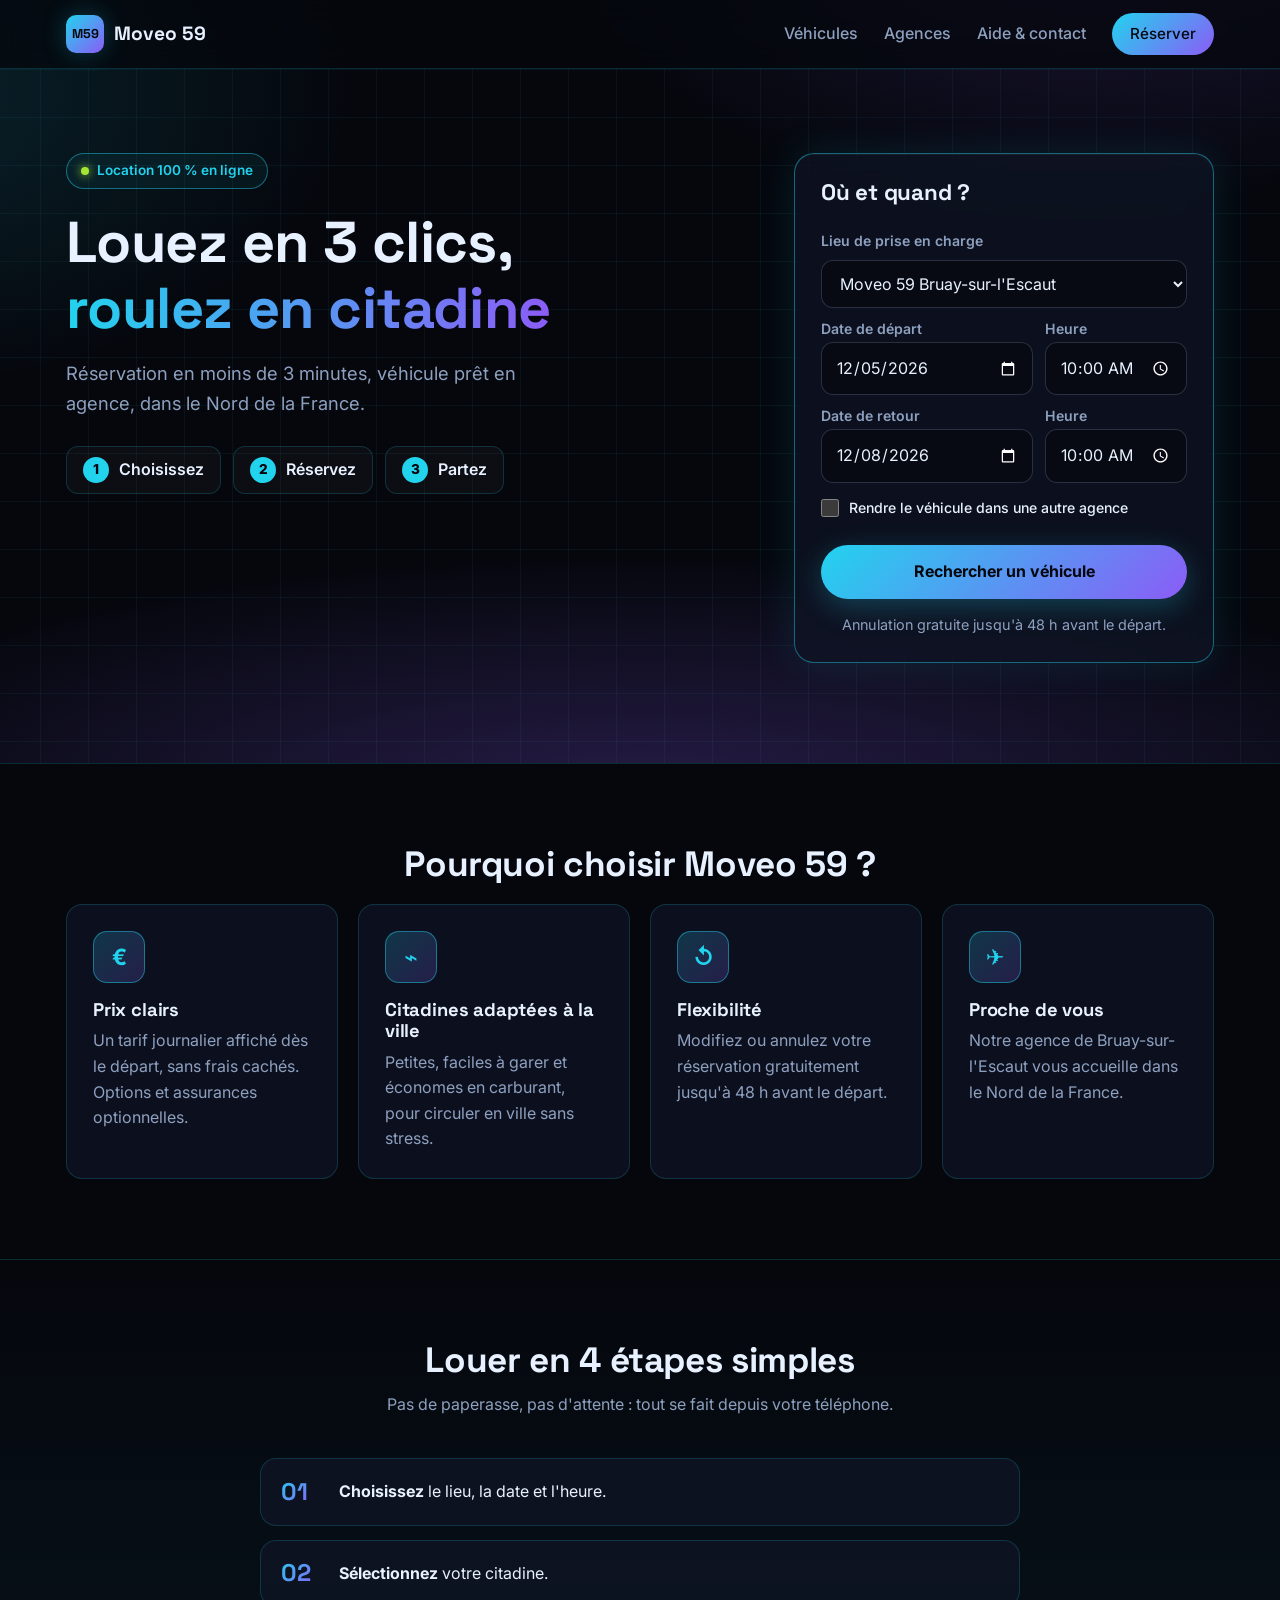
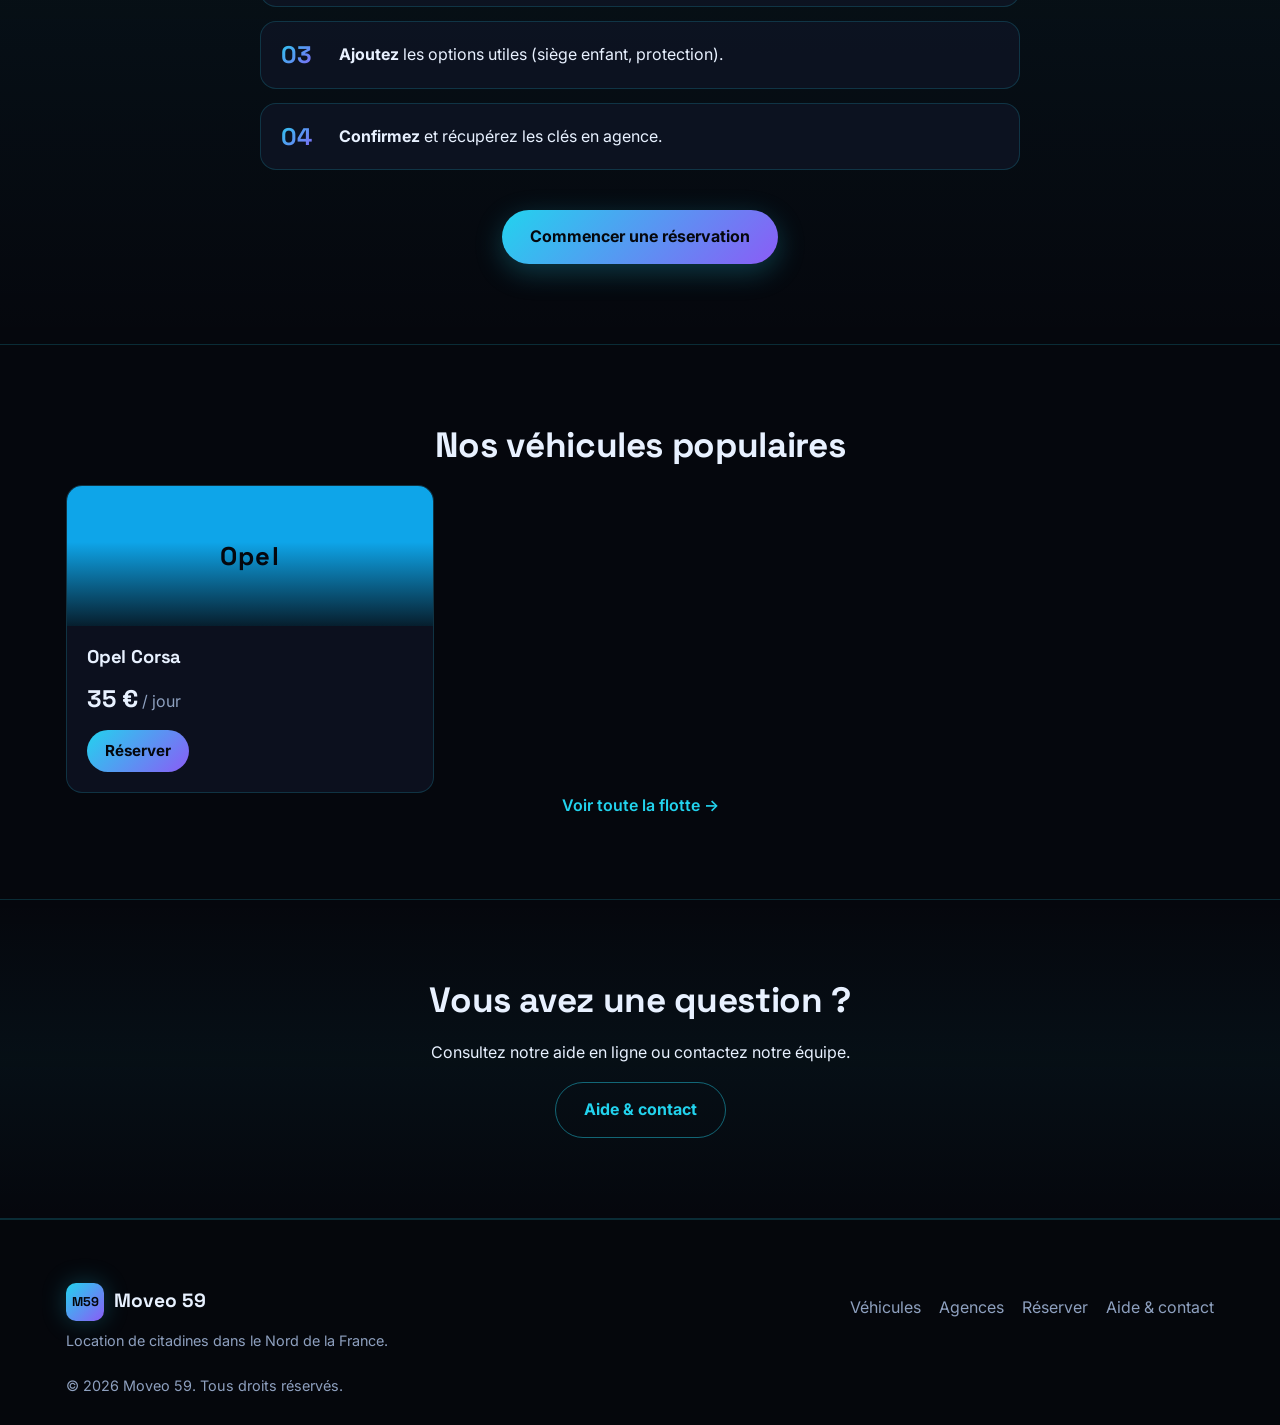
<file: index.html>
<!doctype html>
<html lang="fr">
<head>
  <meta charset="utf-8">
  <meta name="viewport" content="width=device-width, initial-scale=1">
  <meta name="description" content="Moveo 59 : location de véhicules citadins dans le Nord de la France. Réservez en quelques clics, récupérez votre voiture en agence ou à l'aéroport.">
  <title>Moveo 59 — Location de citadines dans le Nord de la France</title>
  <link rel="preconnect" href="https://fonts.googleapis.com">
  <link rel="preconnect" href="https://fonts.gstatic.com" crossorigin>
  <link href="https://fonts.googleapis.com/css2?family=Inter:wght@400;500;600;700&family=Space+Grotesk:wght@500;700&display=swap" rel="stylesheet">
  <link rel="stylesheet" href="css/style.css">
</head>
<body>
  <header class="site-header">
    <div class="container header-inner">
      <a href="index.html" class="logo"><span class="logo-mark">M59</span> Moveo 59</a>
      <button class="menu-toggle" aria-label="Ouvrir le menu" aria-expanded="false" aria-controls="menu">
        <span></span><span></span><span></span>
      </button>
      <nav id="menu" class="main-nav">
        <a href="vehicules.html">Véhicules</a>
        <a href="agences.html">Agences</a>
        <a href="contact.html">Aide &amp; contact</a>
        <a href="reservation.html" class="btn btn-small nav-cta">Réserver</a>
      </nav>
    </div>
  </header>

  <main>
    <section class="hero">
      <div class="container hero-grid">
        <div class="hero-texte">
          <span class="badge">Location 100 % en ligne</span>
          <h1>Louez en 3 clics,<br><span class="accent">roulez en citadine</span></h1>
          <p class="lead">Réservation en moins de 3 minutes, véhicule prêt en agence, dans le Nord de la France.</p>
          <ul class="etapes-rapides">
            <li><span>1</span> Choisissez</li>
            <li><span>2</span> Réservez</li>
            <li><span>3</span> Partez</li>
          </ul>
        </div>

        <form id="form-recherche" class="recherche" aria-label="Rechercher un véhicule">
          <h2>Où et quand ?</h2>

          <label for="retrait">Lieu de prise en charge</label>
          <select id="retrait" name="retrait" required></select>

          <div class="ligne-2">
            <div>
              <label for="date-debut">Date de départ</label>
              <input id="date-debut" type="date" required>
            </div>
            <div>
              <label for="heure-debut">Heure</label>
              <input id="heure-debut" type="time" value="10:00" required>
            </div>
          </div>

          <div class="ligne-2">
            <div>
              <label for="date-fin">Date de retour</label>
              <input id="date-fin" type="date" required>
            </div>
            <div>
              <label for="heure-fin">Heure</label>
              <input id="heure-fin" type="time" value="10:00" required>
            </div>
          </div>

          <label class="checkbox">
            <input id="autre-retour" type="checkbox">
            Rendre le véhicule dans une autre agence
          </label>

          <div id="bloc-retour" hidden>
            <label for="restitution">Lieu de retour</label>
            <select id="restitution" name="restitution"></select>
          </div>

          <button type="submit" class="btn btn-block">Rechercher un véhicule</button>
          <p class="petit">Annulation gratuite jusqu'à 48 h avant le départ.</p>
        </form>
      </div>
    </section>

    <section class="section">
      <div class="container">
        <h2 class="centre">Pourquoi choisir Moveo 59&nbsp;?</h2>
        <div class="atouts">
          <div class="atout">
            <div class="icone" aria-hidden="true">€</div>
            <h3>Prix clairs</h3>
            <p>Un tarif journalier affiché dès le départ, sans frais cachés. Options et assurances optionnelles.</p>
          </div>
          <div class="atout">
            <div class="icone" aria-hidden="true">⌁</div>
            <h3>Citadines adaptées à la ville</h3>
            <p>Petites, faciles à garer et économes en carburant, pour circuler en ville sans stress.</p>
          </div>
          <div class="atout">
            <div class="icone" aria-hidden="true">↺</div>
            <h3>Flexibilité</h3>
            <p>Modifiez ou annulez votre réservation gratuitement jusqu'à 48 h avant le départ.</p>
          </div>
          <div class="atout">
            <div class="icone" aria-hidden="true">✈</div>
            <h3>Proche de vous</h3>
            <p>Notre agence de Bruay-sur-l'Escaut vous accueille dans le Nord de la France.</p>
          </div>
        </div>
      </div>
    </section>

    <section class="section alt">
      <div class="container">
        <h2 class="centre">Louer en 4 étapes simples</h2>
        <p class="sous-titre">Pas de paperasse, pas d'attente : tout se fait depuis votre téléphone.</p>
        <ol class="etapes-liste">
          <li><strong>Choisissez</strong> le lieu, la date et l'heure.</li>
          <li><strong>Sélectionnez</strong> votre citadine.</li>
          <li><strong>Ajoutez</strong> les options utiles (siège enfant, protection).</li>
          <li><strong>Confirmez</strong> et récupérez les clés en agence.</li>
        </ol>
        <div class="centre">
          <a href="reservation.html" class="btn">Commencer une réservation</a>
        </div>
      </div>
    </section>

    <section class="section">
      <div class="container">
        <h2 class="centre">Nos véhicules populaires</h2>
        <div id="populaires" class="grille-vehicules"></div>
        <div class="centre">
          <a href="vehicules.html" class="btn-lien">Voir toute la flotte →</a>
        </div>
      </div>
    </section>

    <section class="section alt">
      <div class="container centre">
        <h2>Vous avez une question ?</h2>
        <p>Consultez notre aide en ligne ou contactez notre équipe.</p>
        <a href="contact.html" class="btn btn-secondaire">Aide &amp; contact</a>
      </div>
    </section>
  </main>

  <footer class="site-footer">
    <div class="container footer-grid">
      <div>
        <p class="logo"><span class="logo-mark">M59</span> Moveo 59</p>
        <p class="petit">Location de citadines dans le Nord de la France.</p>
      </div>
      <nav class="footer-nav" aria-label="Pied de page">
        <a href="vehicules.html">Véhicules</a>
        <a href="agences.html">Agences</a>
        <a href="reservation.html">Réserver</a>
        <a href="contact.html">Aide &amp; contact</a>
      </nav>
      <p class="petit">&copy; <span id="annee"></span> Moveo 59. Tous droits réservés.</p>
    </div>
  </footer>

  <script src="js/data.js"></script>
  <script src="js/app.js"></script>
  <script>
    // Affiche quelques véhicules populaires sur l'accueil
    (function () {
      var c = document.getElementById("populaires");
      if (!c || typeof VEHICULES === "undefined") return;
      VEHICULES.slice(0, 3).forEach(function (v) {
        var a = document.createElement("article");
        a.className = "vehicule-card";
        a.innerHTML = '<div class="vehicule-visuel" style="background:' + v.couleur + '"><span>' + v.marque + '</span></div>' +
          '<div class="vehicule-corps"><h3>' + v.marque + ' ' + v.modele + '</h3>' +
          '<div class="vehicule-prix"><strong>' + v.prixJour.toLocaleString("fr-FR") + ' €</strong> / jour</div>' +
          '<a class="btn btn-small" href="reservation.html?vehicule=' + v.id + '">Réserver</a></div>';
        c.appendChild(a);
      });
    })();
  </script>
</body>
</html>
</file>
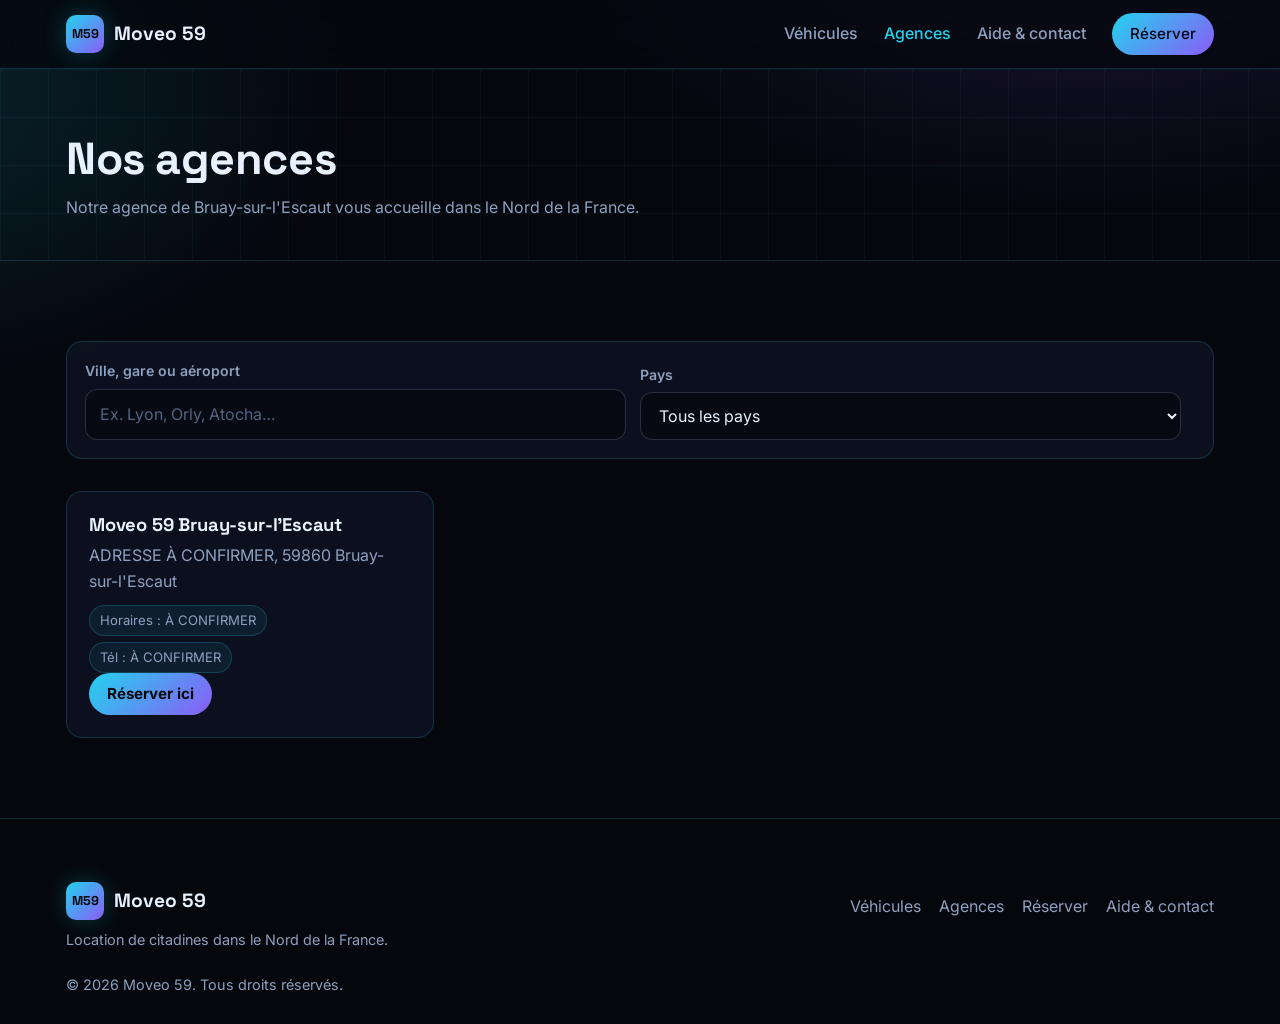
<file: agences.html>
<!doctype html>
<html lang="fr">
<head>
  <meta charset="utf-8">
  <meta name="viewport" content="width=device-width, initial-scale=1">
  <meta name="description" content="Notre agence Moveo 59 se trouve à Bruay-sur-l'Escaut (Nord).">
  <title>Nos agences — Moveo 59</title>
  <link rel="preconnect" href="https://fonts.googleapis.com">
  <link rel="preconnect" href="https://fonts.gstatic.com" crossorigin>
  <link href="https://fonts.googleapis.com/css2?family=Inter:wght@400;500;600;700&family=Space+Grotesk:wght@500;700&display=swap" rel="stylesheet">
  <link rel="stylesheet" href="css/style.css">
</head>
<body>
  <header class="site-header">
    <div class="container header-inner">
      <a href="index.html" class="logo"><span class="logo-mark">M59</span> Moveo 59</a>
      <button class="menu-toggle" aria-label="Ouvrir le menu" aria-expanded="false" aria-controls="menu">
        <span></span><span></span><span></span>
      </button>
      <nav id="menu" class="main-nav">
        <a href="vehicules.html">Véhicules</a>
        <a href="agences.html">Agences</a>
        <a href="contact.html">Aide &amp; contact</a>
        <a href="reservation.html" class="btn btn-small nav-cta">Réserver</a>
      </nav>
    </div>
  </header>

  <main>
    <section class="page-titre">
      <div class="container">
        <h1>Nos agences</h1>
        <p class="lead">Notre agence de Bruay-sur-l'Escaut vous accueille dans le Nord de la France.</p>
      </div>
    </section>

    <section class="section">
      <div class="container">
        <div class="filtres" role="group" aria-label="Rechercher une agence">
          <div class="champ-large">
            <label for="recherche-agence">Ville, gare ou aéroport</label>
            <input id="recherche-agence" type="search" placeholder="Ex. Lyon, Orly, Atocha…">
          </div>
          <div>
            <label for="filtre-pays">Pays</label>
            <select id="filtre-pays">
              <option value="tous">Tous les pays</option>
            </select>
          </div>
        </div>

        <div id="liste-agences" class="grille-agences"></div>
      </div>
    </section>
  </main>

  <footer class="site-footer">
    <div class="container footer-grid">
      <div>
        <p class="logo"><span class="logo-mark">M59</span> Moveo 59</p>
        <p class="petit">Location de citadines dans le Nord de la France.</p>
      </div>
      <nav class="footer-nav" aria-label="Pied de page">
        <a href="vehicules.html">Véhicules</a>
        <a href="agences.html">Agences</a>
        <a href="reservation.html">Réserver</a>
        <a href="contact.html">Aide &amp; contact</a>
      </nav>
      <p class="petit">&copy; <span id="annee"></span> Moveo 59. Tous droits réservés.</p>
    </div>
  </footer>

  <script src="js/data.js"></script>
  <script src="js/app.js"></script>
</body>
</html>
</file>
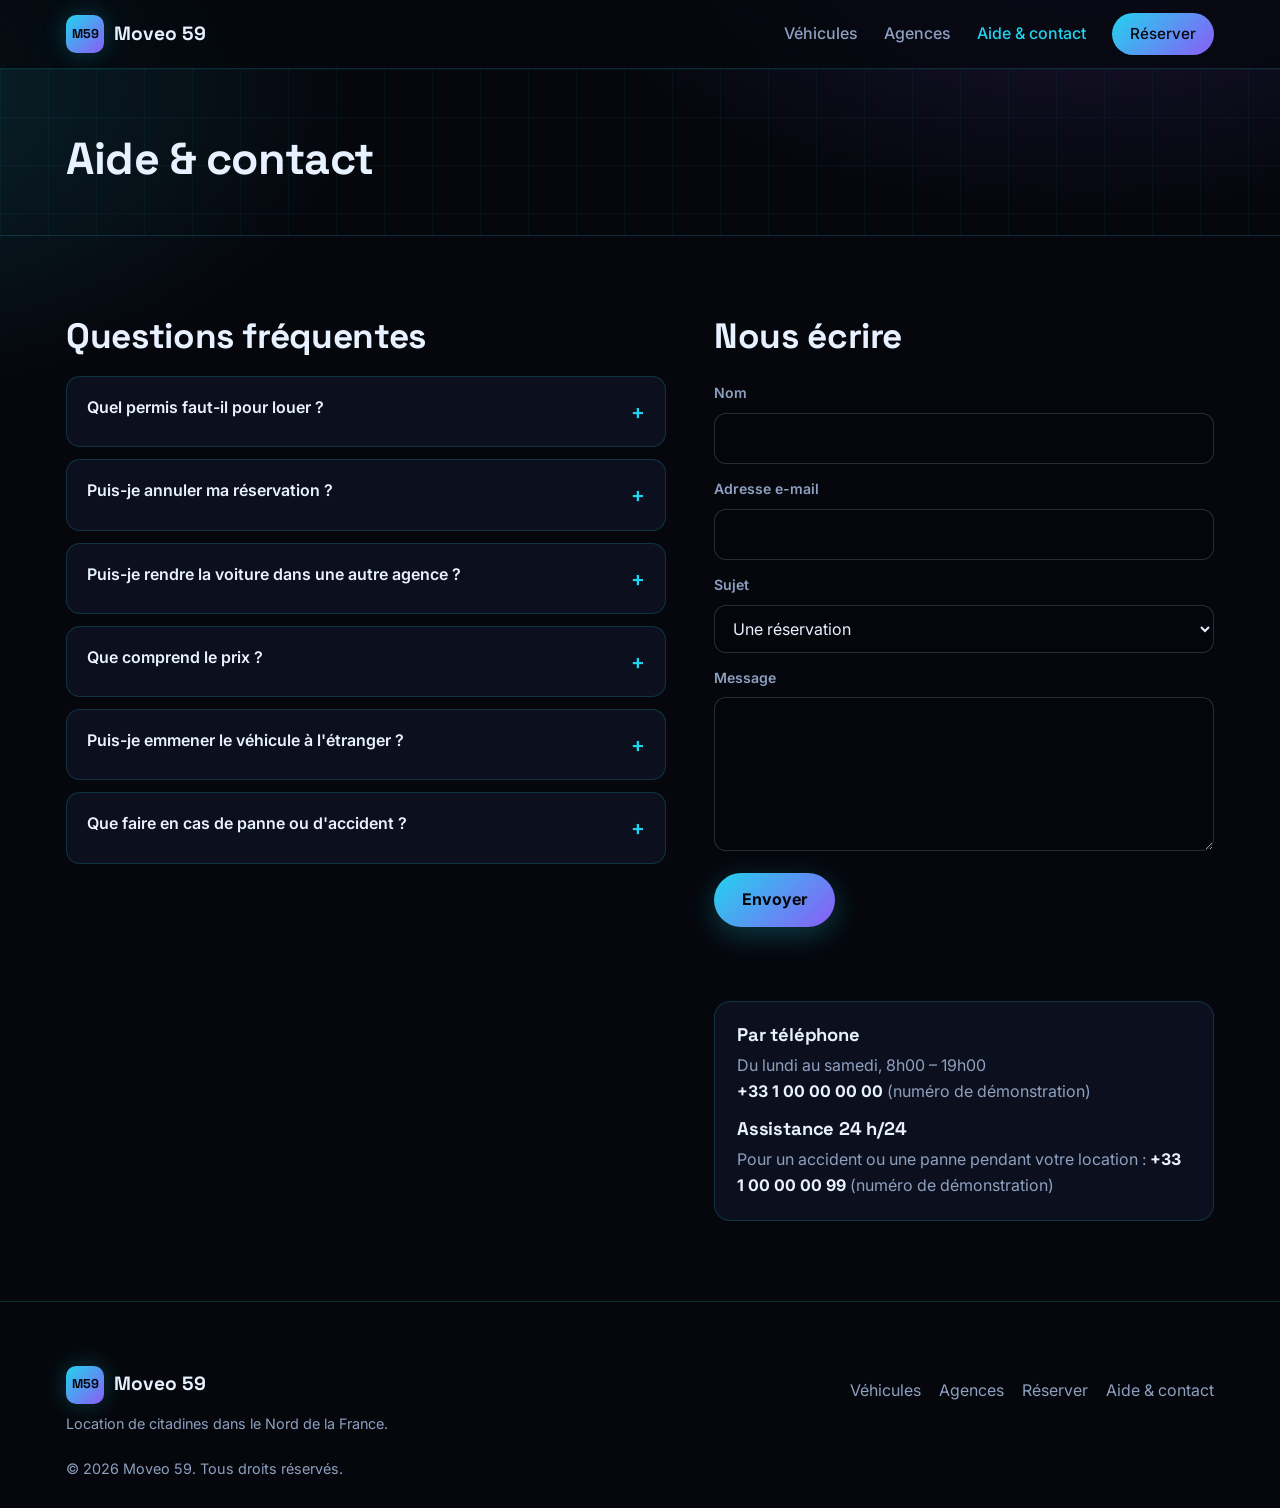
<file: contact.html>
<!doctype html>
<html lang="fr">
<head>
  <meta charset="utf-8">
  <meta name="viewport" content="width=device-width, initial-scale=1">
  <meta name="description" content="Questions fréquentes et contact Moveo 59 : réservation, annulation, permis, assurance.">
  <title>Aide &amp; contact — Moveo 59</title>
  <link rel="preconnect" href="https://fonts.googleapis.com">
  <link rel="preconnect" href="https://fonts.gstatic.com" crossorigin>
  <link href="https://fonts.googleapis.com/css2?family=Inter:wght@400;500;600;700&family=Space+Grotesk:wght@500;700&display=swap" rel="stylesheet">
  <link rel="stylesheet" href="css/style.css">
</head>
<body>
  <header class="site-header">
    <div class="container header-inner">
      <a href="index.html" class="logo"><span class="logo-mark">M59</span> Moveo 59</a>
      <button class="menu-toggle" aria-label="Ouvrir le menu" aria-expanded="false" aria-controls="menu">
        <span></span><span></span><span></span>
      </button>
      <nav id="menu" class="main-nav">
        <a href="vehicules.html">Véhicules</a>
        <a href="agences.html">Agences</a>
        <a href="contact.html">Aide &amp; contact</a>
        <a href="reservation.html" class="btn btn-small nav-cta">Réserver</a>
      </nav>
    </div>
  </header>

  <main>
    <section class="page-titre">
      <div class="container">
        <h1>Aide &amp; contact</h1>
      </div>
    </section>

    <section class="section">
      <div class="container deux-colonnes">
        <div>
          <h2>Questions fréquentes</h2>

          <div class="faq">
            <div class="faq-item">
              <button class="faq-question" aria-expanded="false">Quel permis faut-il pour louer ?</button>
              <div class="faq-reponse" hidden>
                <p>Un permis de conduire valide depuis au moins 3 ans, et au minimum 21 ans. Le permis doit être au nom du conducteur principal.</p>
              </div>
            </div>
            <div class="faq-item">
              <button class="faq-question" aria-expanded="false">Puis-je annuler ma réservation ?</button>
              <div class="faq-reponse" hidden>
                <p>Oui, l'annulation est gratuite jusqu'à 48 h avant le départ. Au-delà, des frais peuvent s'appliquer.</p>
              </div>
            </div>
            <div class="faq-item">
              <button class="faq-question" aria-expanded="false">Puis-je rendre la voiture dans une autre agence ?</button>
              <div class="faq-reponse" hidden>
                <p>Pour le moment, nous disposons d'une seule agence : le véhicule se rend à Bruay-sur-l'Escaut.</p>
              </div>
            </div>
            <div class="faq-item">
              <button class="faq-question" aria-expanded="false">Que comprend le prix ?</button>
              <div class="faq-reponse" hidden>
                <p>Le kilométrage illimité, l'assurance responsabilité civile et les taxes locales. La protection étendue et les sièges enfants sont optionnels.</p>
              </div>
            </div>
            <div class="faq-item">
              <button class="faq-question" aria-expanded="false">Puis-je emmener le véhicule à l'étranger ?</button>
              <div class="faq-reponse" hidden>
                <p>Oui, nos véhicules peuvent circuler dans la zone couverte par notre agence. Signalez simplement votre itinéraire lors de la réservation.</p>
              </div>
            </div>
            <div class="faq-item">
              <button class="faq-question" aria-expanded="false">Que faire en cas de panne ou d'accident ?</button>
              <div class="faq-reponse" hidden>
                <p>Contactez immédiatement notre assistance 24 h/24 au numéro indiqué sur votre contrat, puis remplissez le constat amiable si nécessaire.</p>
              </div>
            </div>
          </div>
        </div>

        <div>
          <h2>Nous écrire</h2>
          <form id="form-contact" class="formulaire-client">
            <label for="contact-nom">Nom</label>
            <input id="contact-nom" type="text" required autocomplete="name">

            <label for="contact-email">Adresse e-mail</label>
            <input id="contact-email" type="email" required autocomplete="email">

            <label for="contact-sujet">Sujet</label>
            <select id="contact-sujet">
              <option>Une réservation</option>
              <option>Une modification ou annulation</option>
              <option>Une question sur un véhicule</option>
              <option>Autre demande</option>
            </select>

            <label for="contact-message">Message</label>
            <textarea id="contact-message" rows="5" required></textarea>

            <button type="submit" class="btn">Envoyer</button>
            <p id="statut-contact" class="statut" role="status" aria-live="polite"></p>
          </form>

          <div class="coordonnees">
            <h3>Par téléphone</h3>
            <p>Du lundi au samedi, 8h00 – 19h00<br>
            <strong>+33 1 00 00 00 00</strong> (numéro de démonstration)</p>
            <h3>Assistance 24 h/24</h3>
            <p>Pour un accident ou une panne pendant votre location : <strong>+33 1 00 00 00 99</strong> (numéro de démonstration)</p>
          </div>
        </div>
      </div>
    </section>
  </main>

  <footer class="site-footer">
    <div class="container footer-grid">
      <div>
        <p class="logo"><span class="logo-mark">M59</span> Moveo 59</p>
        <p class="petit">Location de citadines dans le Nord de la France.</p>
      </div>
      <nav class="footer-nav" aria-label="Pied de page">
        <a href="vehicules.html">Véhicules</a>
        <a href="agences.html">Agences</a>
        <a href="reservation.html">Réserver</a>
        <a href="contact.html">Aide &amp; contact</a>
      </nav>
      <p class="petit">&copy; <span id="annee"></span> Moveo 59. Tous droits réservés.</p>
    </div>
  </footer>

  <script src="js/data.js"></script>
  <script src="js/app.js"></script>
</body>
</html>
</file>
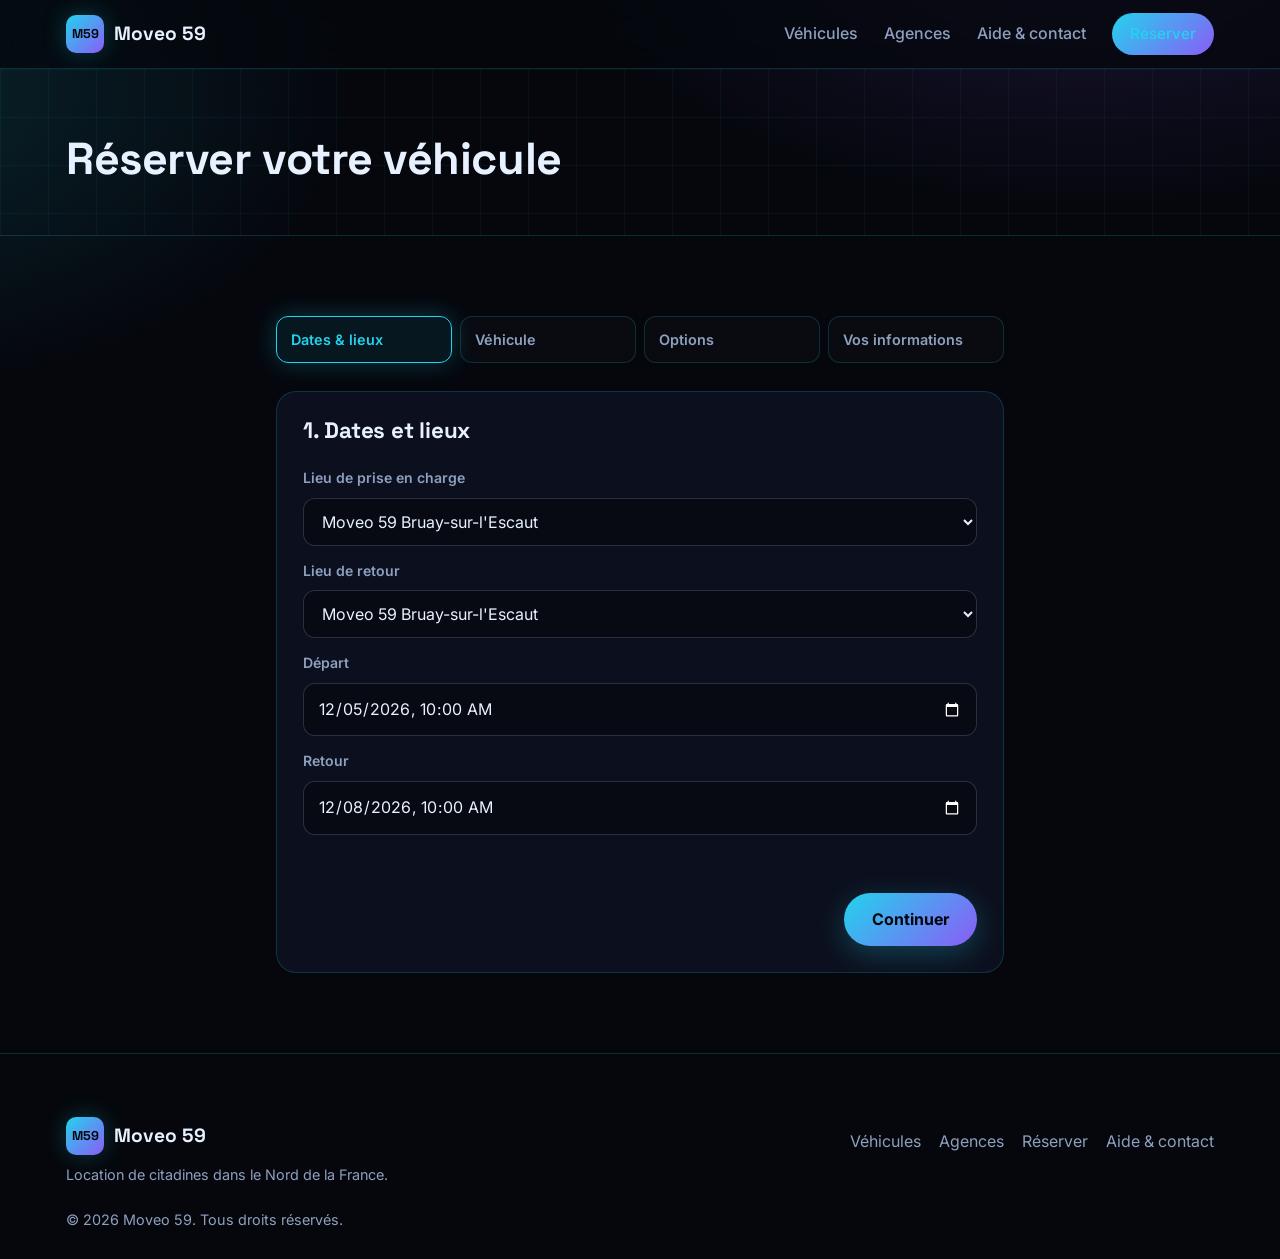
<file: reservation.html>
<!doctype html>
<html lang="fr">
<head>
  <meta charset="utf-8">
  <meta name="viewport" content="width=device-width, initial-scale=1">
  <meta name="description" content="Réservez votre citadine Moveo 59 en quelques étapes.">
  <title>Réserver — Moveo 59</title>
  <link rel="preconnect" href="https://fonts.googleapis.com">
  <link rel="preconnect" href="https://fonts.gstatic.com" crossorigin>
  <link href="https://fonts.googleapis.com/css2?family=Inter:wght@400;500;600;700&family=Space+Grotesk:wght@500;700&display=swap" rel="stylesheet">
  <link rel="stylesheet" href="css/style.css">
</head>
<body>
  <header class="site-header">
    <div class="container header-inner">
      <a href="index.html" class="logo"><span class="logo-mark">M59</span> Moveo 59</a>
      <button class="menu-toggle" aria-label="Ouvrir le menu" aria-expanded="false" aria-controls="menu">
        <span></span><span></span><span></span>
      </button>
      <nav id="menu" class="main-nav">
        <a href="vehicules.html">Véhicules</a>
        <a href="agences.html">Agences</a>
        <a href="contact.html">Aide &amp; contact</a>
        <a href="reservation.html" class="btn btn-small nav-cta">Réserver</a>
      </nav>
    </div>
  </header>

  <main>
    <section class="page-titre">
      <div class="container">
        <h1>Réserver votre véhicule</h1>
      </div>
    </section>

    <section class="section">
      <div class="container narrow">
        <ol class="progression" aria-label="Étapes de réservation">
          <li class="actif">Dates &amp; lieux</li>
          <li>Véhicule</li>
          <li>Options</li>
          <li>Vos informations</li>
        </ol>

        <div class="etapes-wrap">
          <!-- Étape 1 : dates et lieux -->
          <div class="etape" data-etape="1">
            <h2 class="titre-etape">1. Dates et lieux</h2>
            <label for="res-retrait">Lieu de prise en charge</label>
            <select id="res-retrait"></select>

            <label for="res-restitution">Lieu de retour</label>
            <select id="res-restitution"></select>

            <label for="res-debut">Départ</label>
            <input id="res-debut" type="datetime-local" required>

            <label for="res-fin">Retour</label>
            <input id="res-fin" type="datetime-local" required>

            <p class="erreur" id="erreur-etape1" role="alert"></p>
            <div class="actions">
              <span></span>
              <button type="button" class="btn" id="btn-etape1">Continuer</button>
            </div>
          </div>

          <!-- Étape 2 : véhicule -->
          <div class="etape" data-etape="2" hidden>
            <h2 class="titre-etape">2. Choisissez votre véhicule</h2>
            <div id="res-vehicules" class="choix-liste"></div>
            <p class="erreur" id="erreur-etape2" role="alert"></p>
            <div class="actions">
              <button type="button" class="btn btn-secondaire btn-retour" data-vers="1">Retour</button>
              <button type="button" class="btn" id="btn-etape2">Continuer</button>
            </div>
          </div>

          <!-- Étape 3 : options -->
          <div class="etape" data-etape="3" hidden>
            <h2 class="titre-etape">3. Options (facultatives)</h2>
            <div id="res-options" class="choix-liste"></div>
            <div class="actions">
              <button type="button" class="btn btn-secondaire btn-retour" data-vers="2">Retour</button>
              <button type="button" class="btn" id="btn-etape3">Continuer</button>
            </div>
          </div>

          <!-- Étape 4 : informations et récapitulatif -->
          <div class="etape" data-etape="4" hidden>
            <h2 class="titre-etape">4. Vos informations</h2>
            <div id="res-recap" class="recap"></div>

            <form id="form-client" class="formulaire-client">
              <label for="client-nom">Nom complet</label>
              <input id="client-nom" type="text" required autocomplete="name">

              <label for="client-email">Adresse e-mail</label>
              <input id="client-email" type="email" required autocomplete="email">

              <label class="checkbox">
                <input type="checkbox" required>
                J'accepte les conditions de location.
              </label>

              <div class="actions">
                <button type="button" class="btn btn-secondaire btn-retour" data-vers="3">Retour</button>
                <button type="submit" class="btn">Confirmer la réservation</button>
              </div>
            </form>
          </div>
        </div>

        <div id="res-confirmation" class="confirmation" hidden></div>
      </div>
    </section>
  </main>

  <footer class="site-footer">
    <div class="container footer-grid">
      <div>
        <p class="logo"><span class="logo-mark">M59</span> Moveo 59</p>
        <p class="petit">Location de citadines dans le Nord de la France.</p>
      </div>
      <nav class="footer-nav" aria-label="Pied de page">
        <a href="vehicules.html">Véhicules</a>
        <a href="agences.html">Agences</a>
        <a href="reservation.html">Réserver</a>
        <a href="contact.html">Aide &amp; contact</a>
      </nav>
      <p class="petit">&copy; <span id="annee"></span> Moveo 59. Tous droits réservés.</p>
    </div>
  </footer>

  <script src="js/data.js"></script>
  <script src="js/app.js"></script>
</body>
</html>
</file>
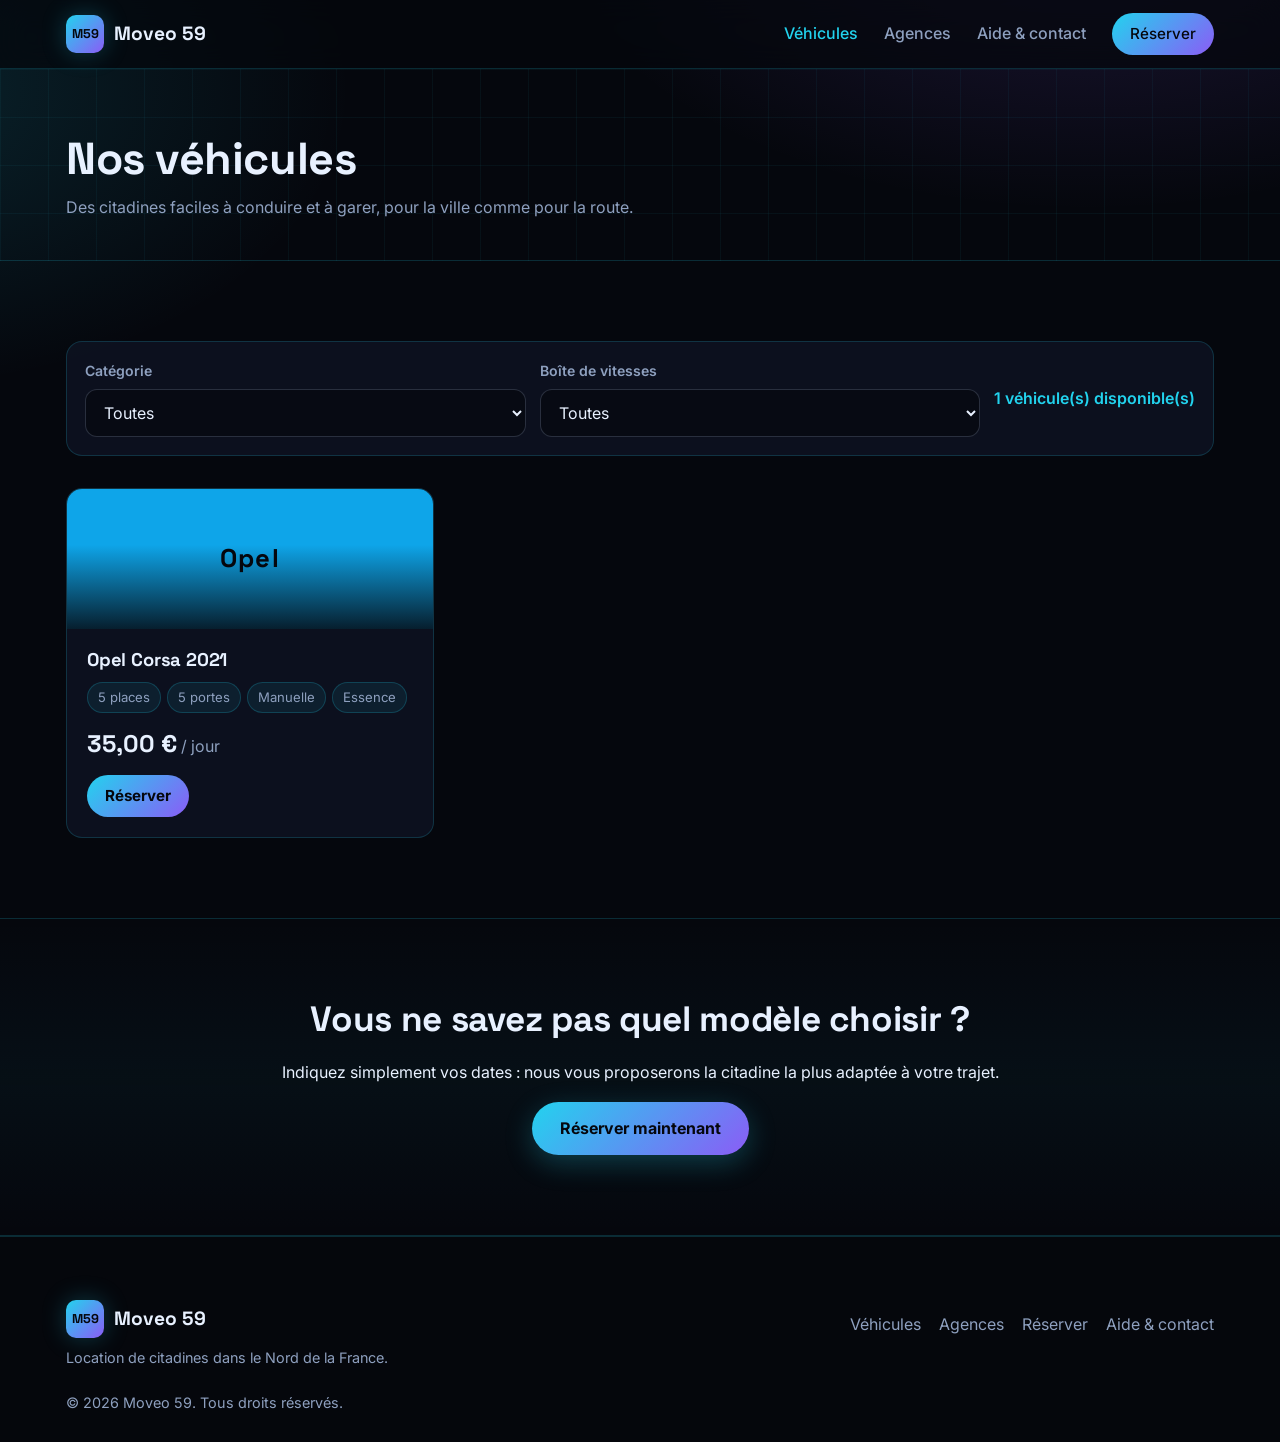
<file: vehicules.html>
<!doctype html>
<html lang="fr">
<head>
  <meta charset="utf-8">
  <meta name="viewport" content="width=device-width, initial-scale=1">
  <meta name="description" content="Notre flotte Moveo 59 : une citadine Opel Corsa 2021 disponible à Bruay-sur-l'Escaut.">
  <title>Nos véhicules — Moveo 59</title>
  <link rel="preconnect" href="https://fonts.googleapis.com">
  <link rel="preconnect" href="https://fonts.gstatic.com" crossorigin>
  <link href="https://fonts.googleapis.com/css2?family=Inter:wght@400;500;600;700&family=Space+Grotesk:wght@500;700&display=swap" rel="stylesheet">
  <link rel="stylesheet" href="css/style.css">
</head>
<body>
  <header class="site-header">
    <div class="container header-inner">
      <a href="index.html" class="logo"><span class="logo-mark">M59</span> Moveo 59</a>
      <button class="menu-toggle" aria-label="Ouvrir le menu" aria-expanded="false" aria-controls="menu">
        <span></span><span></span><span></span>
      </button>
      <nav id="menu" class="main-nav">
        <a href="vehicules.html">Véhicules</a>
        <a href="agences.html">Agences</a>
        <a href="contact.html">Aide &amp; contact</a>
        <a href="reservation.html" class="btn btn-small nav-cta">Réserver</a>
      </nav>
    </div>
  </header>

  <main>
    <section class="page-titre">
      <div class="container">
        <h1>Nos véhicules</h1>
        <p class="lead">Des citadines faciles à conduire et à garer, pour la ville comme pour la route.</p>
      </div>
    </section>

    <section class="section">
      <div class="container">
        <div class="filtres" role="group" aria-label="Filtrer les véhicules">
          <div>
            <label for="filtre-categorie">Catégorie</label>
            <select id="filtre-categorie">
              <option value="tous">Toutes</option>
              <option value="mini">Mini</option>
              <option value="citadine">Citadine</option>
              <option value="compacte">Compacte</option>
            </select>
          </div>
          <div>
            <label for="filtre-transmission">Boîte de vitesses</label>
            <select id="filtre-transmission">
              <option value="tous">Toutes</option>
              <option value="manuelle">Manuelle</option>
              <option value="automatique">Automatique</option>
            </select>
          </div>
          <p id="compteur" class="compteur" aria-live="polite"></p>
        </div>

        <div id="grille-vehicules" class="grille-vehicules"></div>
      </div>
    </section>

    <section class="section alt">
      <div class="container centre">
        <h2>Vous ne savez pas quel modèle choisir ?</h2>
        <p>Indiquez simplement vos dates : nous vous proposerons la citadine la plus adaptée à votre trajet.</p>
        <a href="reservation.html" class="btn">Réserver maintenant</a>
      </div>
    </section>
  </main>

  <footer class="site-footer">
    <div class="container footer-grid">
      <div>
        <p class="logo"><span class="logo-mark">M59</span> Moveo 59</p>
        <p class="petit">Location de citadines dans le Nord de la France.</p>
      </div>
      <nav class="footer-nav" aria-label="Pied de page">
        <a href="vehicules.html">Véhicules</a>
        <a href="agences.html">Agences</a>
        <a href="reservation.html">Réserver</a>
        <a href="contact.html">Aide &amp; contact</a>
      </nav>
      <p class="petit">&copy; <span id="annee"></span> Moveo 59. Tous droits réservés.</p>
    </div>
  </footer>

  <script src="js/data.js"></script>
  <script src="js/app.js"></script>
</body>
</html>
</file>
<file: css/style.css>
/* ==========================================================
   Moveo 59 — thème futuriste, simple et lisible
   ========================================================== */

:root {
  --bg: #05070d;
  --bg-2: #0a0e18;
  --surface: rgba(16, 22, 38, 0.72);
  --surface-solid: #101626;
  --border: rgba(34, 211, 238, 0.18);
  --border-strong: rgba(34, 211, 238, 0.45);
  --text: #e8f1ff;
  --muted: #8ea0bf;
  --cyan: #22d3ee;
  --violet: #8b5cf6;
  --lime: #a3e635;
  --danger: #f87171;
  --radius: 16px;
  --glow: 0 0 24px rgba(34, 211, 238, 0.25);
  --font-title: "Space Grotesk", system-ui, sans-serif;
  --font-body: "Inter", system-ui, -apple-system, "Segoe UI", Roboto, sans-serif;
}

* { box-sizing: border-box; }
[hidden] { display: none !important; }

html {
  color-scheme: dark;
  scroll-behavior: smooth;
  scroll-padding-top: 88px;
}

body {
  margin: 0;
  font-family: var(--font-body);
  font-size: 16px;
  line-height: 1.6;
  color: var(--text);
  background:
    radial-gradient(900px 500px at 85% -10%, rgba(139, 92, 246, 0.18), transparent 60%),
    radial-gradient(800px 500px at -10% 10%, rgba(34, 211, 238, 0.14), transparent 60%),
    var(--bg);
  background-attachment: fixed;
  min-height: 100vh;
}

img { max-width: 100%; display: block; }
a { color: var(--cyan); }

.container {
  width: 100%;
  max-width: 1180px;
  margin: 0 auto;
  padding: 0 16px;
}

.narrow { max-width: 760px; }
.centre { text-align: center; }
.petit { font-size: 0.9rem; color: var(--muted); }

h1, h2, h3 {
  font-family: var(--font-title);
  line-height: 1.15;
  letter-spacing: -0.01em;
  color: var(--text);
}
h2 { font-size: clamp(1.6rem, 3.6vw, 2.2rem); margin: 0 0 20px; }
h3 { font-size: 1.15rem; margin: 0 0 8px; }

/* ---------- En-tête ---------- */
.site-header {
  position: sticky;
  top: 0;
  z-index: 100;
  background: rgba(5, 7, 13, 0.72);
  backdrop-filter: blur(14px);
  -webkit-backdrop-filter: blur(14px);
  border-bottom: 1px solid var(--border);
}

.header-inner {
  display: flex;
  align-items: center;
  justify-content: space-between;
  height: 68px;
}

.logo {
  display: inline-flex;
  align-items: center;
  gap: 10px;
  font-family: var(--font-title);
  font-weight: 700;
  font-size: 1.2rem;
  color: var(--text);
  text-decoration: none;
}

.logo-mark {
  display: inline-grid;
  place-items: center;
  width: 38px;
  height: 38px;
  border-radius: 10px;
  background: linear-gradient(135deg, var(--cyan), var(--violet));
  color: #05070d;
  font-size: 0.8rem;
  font-weight: 800;
  box-shadow: var(--glow);
}

.main-nav { display: none; }

.main-nav a {
  color: var(--muted);
  text-decoration: none;
  margin-left: 26px;
  font-weight: 500;
  transition: color 0.2s;
}

.main-nav a:hover,
.main-nav a:focus-visible,
.main-nav a.active { color: var(--cyan); }

.main-nav .nav-cta {
  color: #05070d;
  margin-left: 26px;
}

.main-nav .nav-cta:hover { color: #05070d; }

.menu-toggle {
  display: flex;
  flex-direction: column;
  gap: 5px;
  padding: 8px;
  background: none;
  border: 0;
  cursor: pointer;
}

.menu-toggle span {
  display: block;
  width: 24px;
  height: 2px;
  background: var(--cyan);
  box-shadow: 0 0 8px var(--cyan);
  transition: transform 0.2s, opacity 0.2s;
}

.menu-toggle[aria-expanded="true"] span:nth-child(1) { transform: translateY(7px) rotate(45deg); }
.menu-toggle[aria-expanded="true"] span:nth-child(2) { opacity: 0; }
.menu-toggle[aria-expanded="true"] span:nth-child(3) { transform: translateY(-7px) rotate(-45deg); }

.main-nav.open {
  display: flex;
  flex-direction: column;
  position: absolute;
  top: 68px;
  left: 0;
  right: 0;
  background: rgba(5, 7, 13, 0.96);
  backdrop-filter: blur(14px);
  border-bottom: 1px solid var(--border);
  padding: 8px 16px 18px;
}

.main-nav.open a {
  margin: 0;
  padding: 14px 0;
  border-top: 1px solid var(--border);
  color: var(--text);
}

.main-nav.open .nav-cta {
  margin-top: 14px;
  border: 0;
  text-align: center;
  color: #05070d;
}

/* ---------- Boutons ---------- */
.btn {
  display: inline-block;
  padding: 14px 28px;
  background: linear-gradient(135deg, var(--cyan), var(--violet));
  color: #05070d;
  border: 0;
  border-radius: 999px;
  font: inherit;
  font-weight: 700;
  text-decoration: none;
  text-align: center;
  cursor: pointer;
  box-shadow: 0 8px 28px rgba(34, 211, 238, 0.25);
  transition: transform 0.2s, box-shadow 0.2s, filter 0.2s;
}

.btn:hover,
.btn:focus-visible {
  transform: translateY(-2px);
  box-shadow: 0 12px 36px rgba(139, 92, 246, 0.35);
  filter: brightness(1.08);
  color: #05070d;
}

.btn-small { padding: 9px 18px; font-size: 0.95rem; box-shadow: none; }
.btn-block { display: block; width: 100%; }

.btn-secondaire {
  background: transparent;
  color: var(--cyan);
  border: 1px solid var(--border-strong);
  box-shadow: none;
}

.btn-secondaire:hover,
.btn-secondaire:focus-visible {
  background: rgba(34, 211, 238, 0.1);
  color: var(--cyan);
  box-shadow: var(--glow);
}

.btn-lien {
  color: var(--cyan);
  font-weight: 600;
  text-decoration: none;
}

.btn-lien:hover { text-shadow: 0 0 12px var(--cyan); }

/* ---------- Accueil ---------- */
.hero {
  position: relative;
  padding: 64px 0 80px;
  overflow: hidden;
  border-bottom: 1px solid var(--border);
  background-image:
    linear-gradient(rgba(34, 211, 238, 0.06) 1px, transparent 1px),
    linear-gradient(90deg, rgba(34, 211, 238, 0.06) 1px, transparent 1px);
  background-size: 48px 48px;
  background-position: center top;
}

.hero::after {
  content: "";
  position: absolute;
  inset: auto -20% -40% -20%;
  height: 70%;
  background: radial-gradient(closest-side, rgba(139, 92, 246, 0.25), transparent);
  pointer-events: none;
}

.hero-grid {
  position: relative;
  z-index: 1;
  display: grid;
  gap: 40px;
  grid-template-columns: 1fr;
  align-items: start;
}

.badge {
  display: inline-flex;
  align-items: center;
  gap: 8px;
  padding: 6px 14px;
  border: 1px solid var(--border-strong);
  border-radius: 999px;
  color: var(--cyan);
  font-size: 0.85rem;
  font-weight: 600;
  background: rgba(34, 211, 238, 0.06);
  margin-bottom: 20px;
}

.badge::before {
  content: "";
  width: 8px;
  height: 8px;
  border-radius: 50%;
  background: var(--lime);
  box-shadow: 0 0 10px var(--lime);
}

.hero h1 {
  font-size: clamp(2.2rem, 5.5vw, 3.6rem);
  margin: 0 0 18px;
}

.hero h1 .accent {
  background: linear-gradient(90deg, var(--cyan), var(--violet));
  -webkit-background-clip: text;
  background-clip: text;
  color: transparent;
}

.hero .lead {
  color: var(--muted);
  font-size: 1.15rem;
  max-width: 520px;
  margin: 0 0 28px;
}

.hero .lead { color: var(--muted); }

.etapes-rapides {
  list-style: none;
  padding: 0;
  margin: 0;
  display: flex;
  flex-wrap: wrap;
  gap: 12px;
}

.etapes-rapides li {
  display: flex;
  align-items: center;
  gap: 10px;
  font-weight: 600;
  padding: 10px 16px;
  border-radius: 12px;
  background: rgba(255, 255, 255, 0.03);
  border: 1px solid var(--border);
}

.etapes-rapides span {
  display: grid;
  place-items: center;
  width: 26px;
  height: 26px;
  border-radius: 50%;
  background: var(--cyan);
  color: #05070d;
  font-size: 0.85rem;
  font-weight: 800;
}

.recherche {
  color: var(--text);
  background: var(--surface);
  backdrop-filter: blur(16px);
  -webkit-backdrop-filter: blur(16px);
  border: 1px solid var(--border-strong);
  border-radius: 20px;
  box-shadow: 0 0 40px rgba(34, 211, 238, 0.12), inset 0 1px 0 rgba(255, 255, 255, 0.05);
  padding: 26px;
  display: flex;
  flex-direction: column;
  gap: 8px;
  min-width: 0;
}

.recherche h2 { font-size: 1.4rem; margin-bottom: 10px; }

.ligne-2 {
  display: grid;
  grid-template-columns: minmax(0, 1.5fr) minmax(0, 1fr);
  gap: 12px;
}

.ligne-2 > div,
.recherche,
.hero-grid > *,
.filtres > div { min-width: 0; }

.recherche input,
.recherche select { min-width: 0; max-width: 100%; }

label {
  font-weight: 600;
  font-size: 0.88rem;
  color: var(--muted);
  margin-top: 6px;
}

input, select, textarea {
  font: inherit;
  width: 100%;
  padding: 12px 14px;
  border: 1px solid rgba(142, 160, 191, 0.25);
  border-radius: 12px;
  background: rgba(5, 7, 13, 0.6);
  color: var(--text);
  color-scheme: dark;
  transition: border-color 0.2s, box-shadow 0.2s;
}

input::placeholder { color: #55637d; }

input:focus, select:focus, textarea:focus {
  outline: none;
  border-color: var(--cyan);
  box-shadow: 0 0 0 3px rgba(34, 211, 238, 0.18);
}

select option, select optgroup { background: var(--surface-solid); color: var(--text); }

.checkbox {
  display: flex;
  align-items: center;
  gap: 10px;
  font-weight: 500;
  color: var(--text);
  margin: 6px 0;
}

.checkbox input {
  width: 18px;
  height: 18px;
  margin: 0;
  accent-color: var(--cyan);
  flex-shrink: 0;
}

.recherche .btn { margin-top: 12px; }

.recherche .petit { margin: 6px 0 0; text-align: center; }

.section { padding: 80px 0; position: relative; }
.section.alt {
  background: linear-gradient(180deg, transparent, rgba(34, 211, 238, 0.04), transparent);
  border-top: 1px solid var(--border);
  border-bottom: 1px solid var(--border);
}

.section .sous-titre {
  color: var(--muted);
  margin: -8px auto 40px;
  max-width: 560px;
  text-align: center;
}

.atouts {
  display: grid;
  gap: 20px;
  grid-template-columns: 1fr;
}

.atout {
  padding: 26px;
  background: var(--surface);
  border: 1px solid var(--border);
  border-radius: var(--radius);
  transition: border-color 0.25s, transform 0.25s, box-shadow 0.25s;
}

.atout:hover {
  border-color: var(--border-strong);
  transform: translateY(-4px);
  box-shadow: var(--glow);
}

.icone {
  display: grid;
  place-items: center;
  width: 52px;
  height: 52px;
  border-radius: 14px;
  background: linear-gradient(135deg, rgba(34, 211, 238, 0.2), rgba(139, 92, 246, 0.2));
  border: 1px solid var(--border-strong);
  color: var(--cyan);
  font-size: 1.4rem;
  font-weight: 700;
  margin-bottom: 16px;
}

.atout p { margin: 0; color: var(--muted); }

.etapes-liste {
  max-width: 760px;
  margin: 0 auto 40px;
  padding: 0;
  list-style: none;
  counter-reset: etape;
  display: grid;
  gap: 14px;
}

.etapes-liste li {
  counter-increment: etape;
  position: relative;
  padding: 20px 20px 20px 78px;
  background: var(--surface);
  border: 1px solid var(--border);
  border-radius: var(--radius);
}

.etapes-liste li::before {
  content: counter(etape, decimal-leading-zero);
  position: absolute;
  left: 20px;
  top: 50%;
  transform: translateY(-50%);
  font-family: var(--font-title);
  font-size: 1.5rem;
  font-weight: 700;
  background: linear-gradient(135deg, var(--cyan), var(--violet));
  -webkit-background-clip: text;
  background-clip: text;
  color: transparent;
}

/* ---------- Pages intérieures ---------- */
.page-titre {
  padding: 64px 0 40px;
  border-bottom: 1px solid var(--border);
  background-image: linear-gradient(rgba(34, 211, 238, 0.05) 1px, transparent 1px),
                    linear-gradient(90deg, rgba(34, 211, 238, 0.05) 1px, transparent 1px);
  background-size: 48px 48px;
}

.page-titre h1 { font-size: clamp(2rem, 4.5vw, 2.8rem); margin: 0 0 10px; }
.page-titre .lead { margin: 0; color: var(--muted); }

.filtres {
  display: grid;
  gap: 14px;
  grid-template-columns: 1fr;
  align-items: end;
  margin-bottom: 32px;
  padding: 18px;
  background: var(--surface);
  border: 1px solid var(--border);
  border-radius: var(--radius);
}

.filtres > div { display: flex; flex-direction: column; }
.filtres label { margin-top: 0; margin-bottom: 6px; }

.compteur {
  margin: 0;
  color: var(--cyan);
  font-weight: 600;
  align-self: center;
}

.vide {
  grid-column: 1 / -1;
  color: var(--muted);
  text-align: center;
  padding: 40px 0;
}

/* ---------- Cartes véhicules et agences ---------- */
.grille-vehicules,
.grille-agences {
  display: grid;
  gap: 22px;
  grid-template-columns: 1fr;
}

.vehicule-card,
.agence-card {
  background: var(--surface);
  border: 1px solid var(--border);
  border-radius: var(--radius);
  overflow: hidden;
  display: flex;
  flex-direction: column;
  transition: border-color 0.25s, transform 0.25s, box-shadow 0.25s;
}

.vehicule-card:hover,
.agence-card:hover {
  border-color: var(--border-strong);
  transform: translateY(-4px);
  box-shadow: var(--glow);
}

.agence-card { padding: 22px; }
.agence-card h3 { color: var(--text); }
.agence-card p { color: var(--muted); margin: 0 0 10px; }
.agence-card .btn { margin-top: auto; align-self: flex-start; }

.vehicule-visuel {
  position: relative;
  height: 140px;
  display: grid;
  place-items: center;
  color: #05070d;
  font-family: var(--font-title);
  font-weight: 700;
  font-size: 1.6rem;
  letter-spacing: 0.04em;
  background-image: linear-gradient(rgba(5, 7, 13, 0.15) 1px, transparent 1px),
                    linear-gradient(90deg, rgba(5, 7, 13, 0.15) 1px, transparent 1px);
  background-size: 22px 22px;
}

.vehicule-visuel::after {
  content: "";
  position: absolute;
  inset: 0;
  background: linear-gradient(180deg, transparent 40%, rgba(5, 7, 13, 0.85));
}

.vehicule-visuel span { position: relative; z-index: 1; }

.vehicule-corps {
  padding: 20px;
  display: flex;
  flex-direction: column;
  gap: 12px;
  flex: 1;
}

.vehicule-corps h3 { margin: 0; }

.specs {
  list-style: none;
  margin: 0;
  padding: 0;
  display: flex;
  flex-wrap: wrap;
  gap: 6px;
}

.specs li {
  font-size: 0.82rem;
  padding: 4px 10px;
  border-radius: 999px;
  background: rgba(34, 211, 238, 0.08);
  border: 1px solid rgba(34, 211, 238, 0.2);
  color: var(--muted);
}

.vehicule-prix { color: var(--muted); }
.vehicule-prix strong {
  color: var(--text);
  font-family: var(--font-title);
  font-size: 1.5rem;
}

.vehicule-corps .btn { margin-top: auto; align-self: flex-start; }

/* ---------- FAQ / contact ---------- */
.faq { display: flex; flex-direction: column; gap: 12px; }

.faq-item {
  border: 1px solid var(--border);
  border-radius: 14px;
  background: var(--surface);
  overflow: hidden;
}

.faq-question {
  width: 100%;
  text-align: left;
  padding: 18px 20px;
  background: none;
  border: 0;
  font: inherit;
  font-weight: 600;
  color: var(--text);
  cursor: pointer;
}

.faq-question::after {
  content: "+";
  float: right;
  font-size: 1.3rem;
  color: var(--cyan);
}

.faq-question[aria-expanded="true"]::after { content: "−"; }

.faq-reponse { padding: 0 20px 18px; color: var(--muted); }
.faq-reponse p { margin: 0; }

.deux-colonnes {
  display: grid;
  gap: 48px;
  grid-template-columns: 1fr;
}

.formulaire-client {
  display: flex;
  flex-direction: column;
  gap: 8px;
}

.formulaire-client .btn { align-self: flex-start; margin-top: 14px; }

.statut { margin: 10px 0 0; color: var(--lime); font-weight: 600; min-height: 1.5em; }

.coordonnees {
  margin-top: 32px;
  padding: 22px;
  border: 1px solid var(--border);
  border-radius: var(--radius);
  background: var(--surface);
}
.coordonnees h3 { margin-top: 14px; }
.coordonnees h3:first-child { margin-top: 0; }
.coordonnees p { margin: 0; color: var(--muted); }
.coordonnees strong { color: var(--text); }

/* ---------- Réservation ---------- */
.progression {
  list-style: none;
  display: flex;
  gap: 8px;
  padding: 0;
  margin: 0 0 28px;
  flex-wrap: wrap;
}

.progression li {
  flex: 1 1 140px;
  padding: 11px 14px;
  border-radius: 12px;
  border: 1px solid var(--border);
  color: var(--muted);
  font-size: 0.9rem;
  font-weight: 600;
  background: rgba(255, 255, 255, 0.02);
}

.progression li.actif {
  border-color: var(--cyan);
  color: var(--cyan);
  background: rgba(34, 211, 238, 0.08);
  box-shadow: var(--glow);
}

.etape {
  background: var(--surface);
  backdrop-filter: blur(16px);
  -webkit-backdrop-filter: blur(16px);
  border: 1px solid var(--border);
  border-radius: 20px;
  padding: 26px;
  display: flex;
  flex-direction: column;
  gap: 8px;
}

.titre-etape { margin: 0 0 10px; font-size: 1.4rem; }

.actions {
  display: flex;
  justify-content: space-between;
  gap: 12px;
  margin-top: 18px;
  flex-wrap: wrap;
}

.erreur { color: var(--danger); font-weight: 600; margin: 8px 0 0; min-height: 1em; }

.choix-liste { display: flex; flex-direction: column; gap: 12px; }

.choix-vehicule,
.choix-option {
  display: flex;
  gap: 14px;
  align-items: flex-start;
  padding: 16px;
  border: 1px solid var(--border);
  border-radius: 14px;
  background: rgba(5, 7, 13, 0.4);
  cursor: pointer;
  transition: border-color 0.2s, box-shadow 0.2s;
}

.choix-vehicule:hover,
.choix-option:hover { border-color: var(--border-strong); }

.choix-vehicule:has(input:checked),
.choix-option:has(input:checked) {
  border-color: var(--cyan);
  background: rgba(34, 211, 238, 0.08);
  box-shadow: var(--glow);
}

.choix-vehicule input,
.choix-option input {
  width: 18px;
  height: 18px;
  margin-top: 4px;
  accent-color: var(--cyan);
  flex-shrink: 0;
}

.choix-corps { display: flex; flex-direction: column; gap: 2px; }
.choix-corps strong { color: var(--text); }
.choix-corps span { color: var(--muted); font-size: 0.92rem; }

.recap {
  background: rgba(5, 7, 13, 0.5);
  border: 1px solid var(--border);
  border-radius: 14px;
  padding: 18px;
  margin-bottom: 18px;
}

.recap h3 { margin-bottom: 10px; color: var(--cyan); }
.recap p { margin: 4px 0; color: var(--muted); }
.recap p strong { color: var(--text); }

.recap-lignes {
  list-style: none;
  padding: 0;
  margin: 12px 0;
  border-top: 1px solid var(--border);
}

.recap-lignes li {
  display: flex;
  justify-content: space-between;
  gap: 12px;
  padding: 9px 0;
  border-bottom: 1px solid var(--border);
  color: var(--muted);
}

.recap-total {
  display: flex;
  justify-content: space-between;
  align-items: baseline;
  font-size: 1.1rem;
  margin-top: 10px !important;
  color: var(--text) !important;
}

.recap-total strong {
  font-family: var(--font-title);
  font-size: 1.7rem;
  background: linear-gradient(90deg, var(--cyan), var(--lime));
  -webkit-background-clip: text;
  background-clip: text;
  color: transparent;
}

.note { font-size: 0.85rem; color: var(--muted); margin-top: 10px !important; }

.erreur:empty::before { content: ""; }

.confirmation {
  margin-top: 24px;
  background: var(--surface);
  border: 1px solid var(--lime);
  box-shadow: 0 0 40px rgba(163, 230, 53, 0.12);
  border-radius: 20px;
  padding: 32px;
  text-align: center;
}

.confirmation .btn { margin-top: 14px; }

/* ---------- Pied de page ---------- */
.site-footer {
  background: rgba(5, 7, 13, 0.6);
  border-top: 1px solid var(--border);
  padding: 44px 0 28px;
  margin-top: 0;
}

.footer-grid {
  display: grid;
  gap: 22px;
  grid-template-columns: 1fr;
}

.footer-nav {
  display: flex;
  flex-wrap: wrap;
  gap: 18px;
}

.footer-nav a {
  color: var(--muted);
  text-decoration: none;
  transition: color 0.2s;
}

.footer-nav a:hover { color: var(--cyan); }

.site-footer .petit { margin: 0; }
.site-footer .logo { margin-bottom: 8px; }

/* ---------- Tablette et ordinateur ---------- */
@media (min-width: 640px) {
  .filtres { grid-template-columns: 1fr 1fr auto; }
  .grille-vehicules,
  .grille-agences { grid-template-columns: repeat(2, 1fr); }
  .footer-grid { grid-template-columns: 1fr auto; align-items: center; }
  .footer-grid .petit:last-child { grid-column: 1 / -1; }
}

@media (min-width: 900px) {
  .menu-toggle { display: none; }
  .main-nav { display: flex; align-items: center; }

  .hero-grid { grid-template-columns: 1fr 420px; gap: 56px; }
  .hero { padding: 84px 0 100px; }

  .atouts { grid-template-columns: repeat(4, 1fr); }
  .grille-vehicules { grid-template-columns: repeat(3, 1fr); }
  .grille-agences { grid-template-columns: repeat(3, 1fr); }
  .deux-colonnes { grid-template-columns: 1.2fr 1fr; }
  .progression li { flex: 1 1 0; }
}

@media (prefers-reduced-motion: reduce) {
  html { scroll-behavior: auto; }
  *, *::before, *::after { transition: none !important; animation: none !important; }
}
</file>
